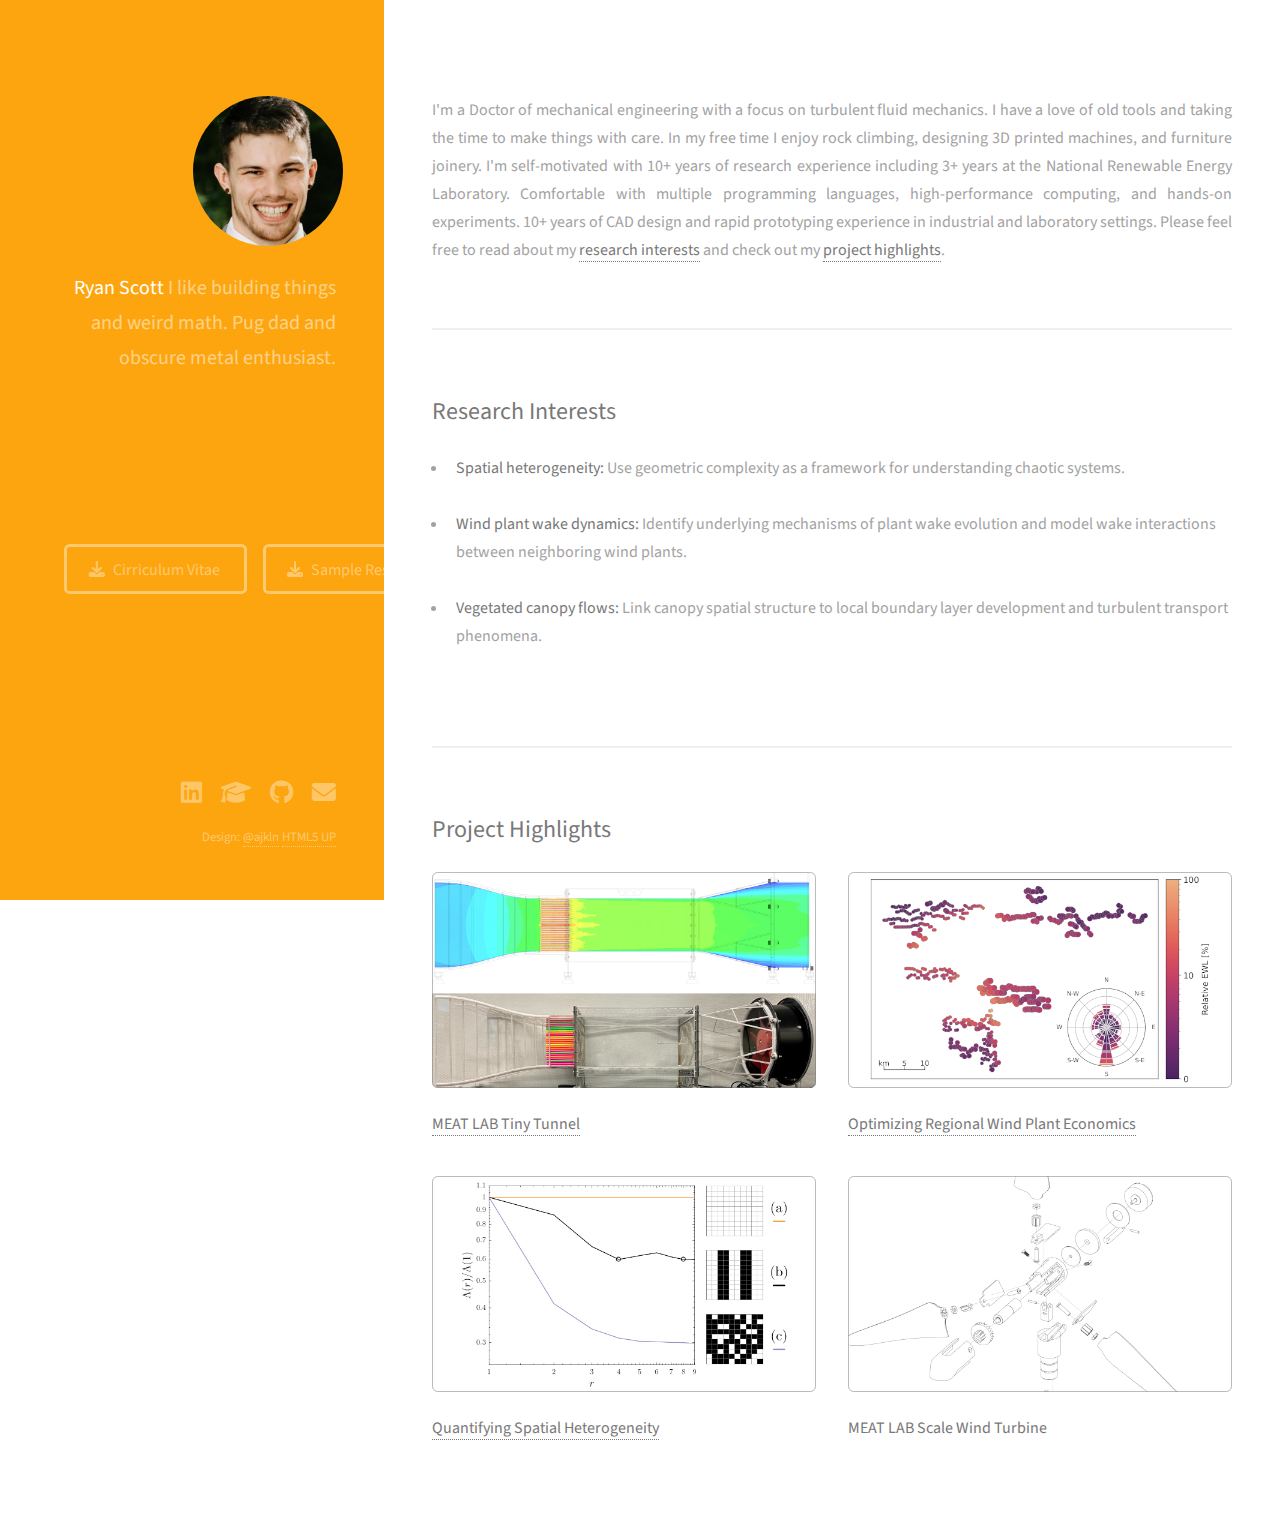
<file: index.html>
<!DOCTYPE HTML>
<!--
	Strata by HTML5 UP
	html5up.net | @ajlkn
	Free for personal and commercial use under the CCA 3.0 license (html5up.net/license)
-->
<html>
	<head>
		<title>Ryan Scott Portfolio</title>
		<meta charset="utf-8" />
		<meta name="viewport" content="width=device-width, initial-scale=1, user-scalable=no" />
		<link rel="stylesheet" href="assets/css/main.css" />
	</head>
	<body class="is-preload">

		<!-- Header -->
			<header id="header">
				<div class="inner">
					<a class="image avatar"><img src="images/avatar.jpg" alt="" /></a>
					<h1>
						<strong>Ryan Scott</strong> <br />
						I like building things and weird math.<br />
						Pug dad and obscure metal enthusiast.
					</h1>
				</div>
				<div class="inner">
					<article class="col-12 col-12-xsmall">
						<ul class="actions">
							<li><a href="Scott_Ryan_CV.pdf" download class="button icon solid fa-download">Cirriculum Vitae</a></li>
							<li><a href="Scott_Ryan_Resume.pdf" download class="button icon solid fa-download">Sample Resume</a></li>
						</ul>
					</article>
				</div>
			</header>

		<!-- Main -->
			<div id="main">

				<!-- One -->
					<section id="one">
						<p align="justify">
							I'm a Doctor of mechanical engineering with a focus on turbulent fluid mechanics.
							I have a love of old tools and taking the time to make things with care.
							In my free time I enjoy rock climbing, designing 3D printed machines, and furniture joinery.
							I'm self-motivated with 10+ years of research experience including 3+ years at the National Renewable Energy Laboratory.
							Comfortable with multiple programming languages, high-performance computing, and hands-on experiments.
							10+ years of CAD design and rapid prototyping experience in industrial and laboratory settings.
							Please feel free to read about my
							<a href="#research"><strong>research interests</strong></a> and check out my
							<a href="#two"><strong>project highlights</strong></a>.
						</p>
					</section>

					<section id="research">
						<h2>Research Interests</h2>
						<div class="row">
							<div class="col-12 col-12-xsmall">
								<ul>
									<li>
										<strong> Spatial heterogeneity:</strong> Use geometric complexity as a framework for understanding chaotic systems.
									</li>
									<br />
									<li>
										<strong>Wind plant wake dynamics:</strong> Identify underlying mechanisms of plant wake evolution and model wake interactions between neighboring wind plants.
									</li>
									<br />
									<li>
										<strong>Vegetated canopy flows:</strong> Link canopy spatial structure to local boundary layer development and turbulent transport phenomena.
									</li>
								</ul>
								<!-- <ul class="alt">
									<li>
										<strong> Spatial heterogeneity:</strong> Use geometric complexity as a framework for understanding chaotic systems.
									</li>
									<li>
										<strong>Wind plant wake dynamics:</strong> Identify underlying mechanisms of plant wake evolution and model wake interactions between neighboring wind plants.
									</li>
									<li>
										<strong>Vegetated canopy flows:</strong> Link canopy spatial structure to local boundary layer development and turbulent transport phenomena.
									</li>
								</ul> -->
						</div>
					</section>

				<!-- Two -->
				<section id="two">
					<h2>Project Highlights</h2>
					<div class="row">
						<article class="col-6 col-12-xsmall work-item">
							<a href="images/fulls/tunnel_full.jpg" class="image fit thumb"><img src="images/thumbs/tunnel_thumb.jpg" alt="" /></a>
							<h3><a href="https://pdxscholar.library.pdx.edu/open_access_etds/6642/">MEAT LAB Tiny Tunnel</a></h3>
							<p style="display: none">
								Custom wind tunnel design with hot wire gantry and high speed camera during data collection.
							</p>
						</article>
						<article class="col-6 col-12-xsmall work-item">
							<a href="images/fulls/multiplant_full.jpg" class="image fit thumb"><img src="images/thumbs/multiplant_thumb.jpg" alt="" /></a>
							<h3><a href="https://doi.org/10.1063/5.0207013">Optimizing Regional Wind Plant Economics</a></h3>
							<p style="display: none">
								Wind turbine bearing wear and rotor load optimization surfaces.
							</p>
						</article>
						<article class="col-6 col-12-xsmall work-item">
							<a href="images/fulls/lacunarity_full.jpg" class="image fit thumb"><img src="images/thumbs/lacunarity_thumb.jpg" alt="" /></a>
							<h3><a href="https://doi.org/10.1029/2021EA002180">Quantifying Spatial Heterogeneity</a></h3>
							<p style="display: none">
								Lacunarity curves for various heterogeneous systems.
							</p>
						</article>
						<article class="col-6 col-12-xsmall work-item">
							<a href="images/fulls/turbine_full.jpg" class="image fit thumb"><img src="images/thumbs/turbine_thumb.jpg" alt="" /></a>
							<h3>MEAT LAB Scale Wind Turbine</h3>
							<p style="display: none">
								Yaw, tilt, and pitch controlled experimental scale turbine design.
							</p>
						</article>
					</div>
				</section>
			</div>

		<!-- Footer -->
			<footer id="footer">
				<div class="inner">
					<ul class="icons">
						<li><a href="https://www.linkedin.com/in/ryan-scott-8bb4bb271" class="icon brands fa-linkedin"><span class="label">LinkedIn</span></a></li>
						<li><a href="https://scholar.google.com/citations?user=JLHHe7IAAAAJ" class="icon solid fa-graduation-cap"><span class="label">Scholar</span></a></li>
						<li><a href="https://github.com/scottryn" class="icon brands fa-github"><span class="label">Github</span></a></li>
						<li><a href="mailto:scottryn@gmail.com" class="icon solid fa-envelope"><span class="label">Email</span></a></li>
					</ul>
					<ul class="copyright">
						<li>Design: <a href="https://github.com/ajlkn">@ajkln</a> <a href="http://html5up.net">HTML5 UP</a></li>
					</ul>
				</div>
			</footer>

		<!-- Scripts -->
			<script src="assets/js/jquery.min.js"></script>
			<script src="assets/js/jquery.poptrox.min.js"></script>
			<script src="assets/js/browser.min.js"></script>
			<script src="assets/js/breakpoints.min.js"></script>
			<script src="assets/js/util.js"></script>
			<script src="assets/js/main.js"></script>

	</body>
</html>
</file>
<file: assets/css/main.css>
@import url("fontawesome-all.min.css");
@import url("https://fonts.googleapis.com/css?family=Source+Sans+Pro:400,400italic");

/*
	Strata by HTML5 UP
	html5up.net | @ajlkn
	Free for personal and commercial use under the CCA 3.0 license (html5up.net/license)
*/

html, body, div, span, applet, object,
iframe, h1, h2, h3, h4, h5, h6, p, blockquote,
pre, a, abbr, acronym, address, big, cite,
code, del, dfn, em, img, ins, kbd, q, s, samp,
small, strike, strong, sub, sup, tt, var, b,
u, i, center, dl, dt, dd, ol, ul, li, fieldset,
form, label, legend, table, caption, tbody,
tfoot, thead, tr, th, td, article, aside,
canvas, details, embed, figure, figcaption,
footer, header, hgroup, menu, nav, output, ruby,
section, summary, time, mark, audio, video {
	margin: 0;
	padding: 0;
	border: 0;
	font-size: 100%;
	font: inherit;
	vertical-align: baseline;}

article, aside, details, figcaption, figure,
footer, header, hgroup, menu, nav, section {
	display: block;}

body {
	line-height: 1;
}

ol, ul {
	list-style: none;
}

blockquote, q {
	quotes: none;
}

	blockquote:before, blockquote:after, q:before, q:after {
		content: '';
		content: none;
	}

table {
	border-collapse: collapse;
	border-spacing: 0;
}

body {
	-webkit-text-size-adjust: none;
}

mark {
	background-color: transparent;
	color: inherit;
}

input::-moz-focus-inner {
	border: 0;
	padding: 0;
}

input, select, textarea {
	-moz-appearance: none;
	-webkit-appearance: none;
	-ms-appearance: none;
	appearance: none;
}

/* Basic */

	html {
		box-sizing: border-box;
	}

	*, *:before, *:after {
		box-sizing: inherit;
	}

	body {
		background: #fff;
	}

		body.is-preload *, body.is-preload *:before, body.is-preload *:after {
			-moz-animation: none !important;
			-webkit-animation: none !important;
			-ms-animation: none !important;
			animation: none !important;
			-moz-transition: none !important;
			-webkit-transition: none !important;
			-ms-transition: none !important;
			transition: none !important;
		}

	body, input, select, textarea {
		color: #a2a2a2;
		font-family: "Source Sans Pro", Helvetica, sans-serif;
		font-size: 16pt;
		font-weight: 400;
		line-height: 1.75em;
	}

	a {
		-moz-transition: color 0.2s ease-in-out, border-color 0.2s ease-in-out;
		-webkit-transition: color 0.2s ease-in-out, border-color 0.2s ease-in-out;
		-ms-transition: color 0.2s ease-in-out, border-color 0.2s ease-in-out;
		transition: color 0.2s ease-in-out, border-color 0.2s ease-in-out;
		border-bottom: dotted 1px;
		/* color: #49bf9d; */
		color: #787878;
		text-decoration: none;
	}

		a:hover {
			border-bottom-color: transparent;
			/* color: #49bf9d !important; */
			color: #787878 !important;
			text-decoration: none;
		}

	strong, b {
		color: #787878;
		font-weight: 400;
	}

	em, i {
		font-style: italic;
	}

	p {
		margin: 0 0 2em 0;
	}

	h1, h2, h3, h4, h5, h6 {
		color: #787878;
		font-weight: 400;
		line-height: 1em;
		margin: 0 0 1em 0;
	}

		h1 a, h2 a, h3 a, h4 a, h5 a, h6 a {
			color: inherit;
			text-decoration: none;
		}

	h1 {
		font-size: 2em;
		line-height: 1.5em;
	}

	h2 {
		font-size: 1.5em;
		line-height: 1.5em;
	}

	h3 {
		font-size: 1.25em;
		line-height: 1.5em;
	}

	h4 {
		font-size: 1.1em;
		line-height: 1.5em;
	}

	h5 {
		font-size: 0.9em;
		line-height: 1.5em;
	}

	h6 {
		font-size: 0.7em;
		line-height: 1.5em;
	}

	sub {
		font-size: 0.8em;
		position: relative;
		top: 0.5em;
	}

	sup {
		font-size: 0.8em;
		position: relative;
		top: -0.5em;
	}

	hr {
		border: 0;
		border-bottom: solid 2px #efefef;
		margin: 2em 0;
	}

		hr.major {
			margin: 3em 0;
		}

	blockquote {
		border-left: solid 6px #efefef;
		font-style: italic;
		margin: 0 0 2em 0;
		padding: 0.5em 0 0.5em 1.5em;
	}

	code {
		background: #f7f7f7;
		border-radius: 0.35em;
		border: solid 2px #efefef;
		font-family: "Courier New", monospace;
		font-size: 0.9em;
		margin: 0 0.25em;
		padding: 0.25em 0.65em;
	}

	pre {
		-webkit-overflow-scrolling: touch;
		font-family: "Courier New", monospace;
		font-size: 0.9em;
		margin: 0 0 2em 0;
	}

		pre code {
			display: block;
			line-height: 1.75em;
			padding: 1em 1.5em;
			overflow-x: auto;
		}

	.align-left {
		text-align: left;
	}

	.align-center {
		text-align: center;
	}

	.align-right {
		text-align: right;
	}

/* Container */

	.container {
		margin: 0 auto;
		max-width: calc(100% - 4em);
		width: 100%;
	}

		.container.xsmall {
			width: 25%;
		}

		.container.small {
			width: 50%;
		}

		.container.medium {
			width: 75%;
		}

		.container.large {
			width: 125%;
		}

		.container.xlarge {
			width: 150%;
		}

		.container.max {
			width: 100%;
		}

		@media screen and (max-width: 980px) {

			.container {
				width: 100% !important;
				max-width: 100% !important;
			}

		}

		@media screen and (max-width: 480px) {

			.container {
				max-width: calc(100% - 3em);
			}

		}

/* Row */

	.row {
		display: flex;
		flex-wrap: wrap;
		box-sizing: border-box;
		align-items: stretch;
	}

		.row > * {
			box-sizing: border-box;
		}

		.row.gtr-uniform > * > :last-child {
			margin-bottom: 0;
		}

		.row.aln-left {
			justify-content: flex-start;
		}

		.row.aln-center {
			justify-content: center;
		}

		.row.aln-right {
			justify-content: flex-end;
		}

		.row.aln-top {
			align-items: flex-start;
		}

		.row.aln-middle {
			align-items: center;
		}

		.row.aln-bottom {
			align-items: flex-end;
		}

		.row > .imp {
			order: -1;
		}

		.row > .col-1 {
			width: 8.33333%;
		}

		.row > .off-1 {
			margin-left: 8.33333%;
		}

		.row > .col-2 {
			width: 16.66667%;
		}

		.row > .off-2 {
			margin-left: 16.66667%;
		}

		.row > .col-3 {
			width: 25%;
		}

		.row > .off-3 {
			margin-left: 25%;
		}

		.row > .col-4 {
			width: 33.33333%;
		}

		.row > .off-4 {
			margin-left: 33.33333%;
		}

		.row > .col-5 {
			width: 41.66667%;
		}

		.row > .off-5 {
			margin-left: 41.66667%;
		}

		.row > .col-6 {
			width: 50%;
		}

		.row > .off-6 {
			margin-left: 50%;
		}

		.row > .col-7 {
			width: 58.33333%;
		}

		.row > .off-7 {
			margin-left: 58.33333%;
		}

		.row > .col-8 {
			width: 66.66667%;
		}

		.row > .off-8 {
			margin-left: 66.66667%;
		}

		.row > .col-9 {
			width: 75%;
		}

		.row > .off-9 {
			margin-left: 75%;
		}

		.row > .col-10 {
			width: 83.33333%;
		}

		.row > .off-10 {
			margin-left: 83.33333%;
		}

		.row > .col-11 {
			width: 91.66667%;
		}

		.row > .off-11 {
			margin-left: 91.66667%;
		}

		.row > .col-12 {
			width: 100%;
		}

		.row > .off-12 {
			margin-left: 100%;
		}

		.row.gtr-0 {
			margin-top: 0;
			margin-left: 0em;
		}

			.row.gtr-0 > * {
				padding: 0 0 0 0em;
			}

			.row.gtr-0.gtr-uniform {
				margin-top: 0em;
			}

				.row.gtr-0.gtr-uniform > * {
					padding-top: 0em;
				}

		.row.gtr-25 {
			margin-top: 0;
			margin-left: -0.625em;
		}

			.row.gtr-25 > * {
				padding: 0 0 0 0.625em;
			}

			.row.gtr-25.gtr-uniform {
				margin-top: -0.625em;
			}

				.row.gtr-25.gtr-uniform > * {
					padding-top: 0.625em;
				}

		.row.gtr-50 {
			margin-top: 0;
			margin-left: -1.25em;
		}

			.row.gtr-50 > * {
				padding: 0 0 0 1.25em;
			}

			.row.gtr-50.gtr-uniform {
				margin-top: -1.25em;
			}

				.row.gtr-50.gtr-uniform > * {
					padding-top: 1.25em;
				}

		.row {
			margin-top: 0;
			margin-left: -2.5em;
		}

			.row > * {
				padding: 0 0 0 2.5em;
			}

			.row.gtr-uniform {
				margin-top: -2.5em;
			}

				.row.gtr-uniform > * {
					padding-top: 2.5em;
				}

		.row.gtr-150 {
			margin-top: 0;
			margin-left: -3.75em;
		}

			.row.gtr-150 > * {
				padding: 0 0 0 3.75em;
			}

			.row.gtr-150.gtr-uniform {
				margin-top: -3.75em;
			}

				.row.gtr-150.gtr-uniform > * {
					padding-top: 3.75em;
				}

		.row.gtr-200 {
			margin-top: 0;
			margin-left: -5em;
		}

			.row.gtr-200 > * {
				padding: 0 0 0 5em;
			}

			.row.gtr-200.gtr-uniform {
				margin-top: -5em;
			}

				.row.gtr-200.gtr-uniform > * {
					padding-top: 5em;
				}

		@media screen and (max-width: 1800px) {

			.row {
				display: flex;
				flex-wrap: wrap;
				box-sizing: border-box;
				align-items: stretch;
			}

				.row > * {
					box-sizing: border-box;
				}

				.row.gtr-uniform > * > :last-child {
					margin-bottom: 0;
				}

				.row.aln-left {
					justify-content: flex-start;
				}

				.row.aln-center {
					justify-content: center;
				}

				.row.aln-right {
					justify-content: flex-end;
				}

				.row.aln-top {
					align-items: flex-start;
				}

				.row.aln-middle {
					align-items: center;
				}

				.row.aln-bottom {
					align-items: flex-end;
				}

				.row > .imp-xlarge {
					order: -1;
				}

				.row > .col-1-xlarge {
					width: 8.33333%;
				}

				.row > .off-1-xlarge {
					margin-left: 8.33333%;
				}

				.row > .col-2-xlarge {
					width: 16.66667%;
				}

				.row > .off-2-xlarge {
					margin-left: 16.66667%;
				}

				.row > .col-3-xlarge {
					width: 25%;
				}

				.row > .off-3-xlarge {
					margin-left: 25%;
				}

				.row > .col-4-xlarge {
					width: 33.33333%;
				}

				.row > .off-4-xlarge {
					margin-left: 33.33333%;
				}

				.row > .col-5-xlarge {
					width: 41.66667%;
				}

				.row > .off-5-xlarge {
					margin-left: 41.66667%;
				}

				.row > .col-6-xlarge {
					width: 50%;
				}

				.row > .off-6-xlarge {
					margin-left: 50%;
				}

				.row > .col-7-xlarge {
					width: 58.33333%;
				}

				.row > .off-7-xlarge {
					margin-left: 58.33333%;
				}

				.row > .col-8-xlarge {
					width: 66.66667%;
				}

				.row > .off-8-xlarge {
					margin-left: 66.66667%;
				}

				.row > .col-9-xlarge {
					width: 75%;
				}

				.row > .off-9-xlarge {
					margin-left: 75%;
				}

				.row > .col-10-xlarge {
					width: 83.33333%;
				}

				.row > .off-10-xlarge {
					margin-left: 83.33333%;
				}

				.row > .col-11-xlarge {
					width: 91.66667%;
				}

				.row > .off-11-xlarge {
					margin-left: 91.66667%;
				}

				.row > .col-12-xlarge {
					width: 100%;
				}

				.row > .off-12-xlarge {
					margin-left: 100%;
				}

				.row.gtr-0 {
					margin-top: 0;
					margin-left: 0em;
				}

					.row.gtr-0 > * {
						padding: 0 0 0 0em;
					}

					.row.gtr-0.gtr-uniform {
						margin-top: 0em;
					}

						.row.gtr-0.gtr-uniform > * {
							padding-top: 0em;
						}

				.row.gtr-25 {
					margin-top: 0;
					margin-left: -0.625em;
				}

					.row.gtr-25 > * {
						padding: 0 0 0 0.625em;
					}

					.row.gtr-25.gtr-uniform {
						margin-top: -0.625em;
					}

						.row.gtr-25.gtr-uniform > * {
							padding-top: 0.625em;
						}

				.row.gtr-50 {
					margin-top: 0;
					margin-left: -1.25em;
				}

					.row.gtr-50 > * {
						padding: 0 0 0 1.25em;
					}

					.row.gtr-50.gtr-uniform {
						margin-top: -1.25em;
					}

						.row.gtr-50.gtr-uniform > * {
							padding-top: 1.25em;
						}

				.row {
					margin-top: 0;
					margin-left: -2.5em;
				}

					.row > * {
						padding: 0 0 0 2.5em;
					}

					.row.gtr-uniform {
						margin-top: -2.5em;
					}

						.row.gtr-uniform > * {
							padding-top: 2.5em;
						}

				.row.gtr-150 {
					margin-top: 0;
					margin-left: -3.75em;
				}

					.row.gtr-150 > * {
						padding: 0 0 0 3.75em;
					}

					.row.gtr-150.gtr-uniform {
						margin-top: -3.75em;
					}

						.row.gtr-150.gtr-uniform > * {
							padding-top: 3.75em;
						}

				.row.gtr-200 {
					margin-top: 0;
					margin-left: -5em;
				}

					.row.gtr-200 > * {
						padding: 0 0 0 5em;
					}

					.row.gtr-200.gtr-uniform {
						margin-top: -5em;
					}

						.row.gtr-200.gtr-uniform > * {
							padding-top: 5em;
						}

		}

		@media screen and (max-width: 1280px) {

			.row {
				display: flex;
				flex-wrap: wrap;
				box-sizing: border-box;
				align-items: stretch;
			}

				.row > * {
					box-sizing: border-box;
				}

				.row.gtr-uniform > * > :last-child {
					margin-bottom: 0;
				}

				.row.aln-left {
					justify-content: flex-start;
				}

				.row.aln-center {
					justify-content: center;
				}

				.row.aln-right {
					justify-content: flex-end;
				}

				.row.aln-top {
					align-items: flex-start;
				}

				.row.aln-middle {
					align-items: center;
				}

				.row.aln-bottom {
					align-items: flex-end;
				}

				.row > .imp-large {
					order: -1;
				}

				.row > .col-1-large {
					width: 8.33333%;
				}

				.row > .off-1-large {
					margin-left: 8.33333%;
				}

				.row > .col-2-large {
					width: 16.66667%;
				}

				.row > .off-2-large {
					margin-left: 16.66667%;
				}

				.row > .col-3-large {
					width: 25%;
				}

				.row > .off-3-large {
					margin-left: 25%;
				}

				.row > .col-4-large {
					width: 33.33333%;
				}

				.row > .off-4-large {
					margin-left: 33.33333%;
				}

				.row > .col-5-large {
					width: 41.66667%;
				}

				.row > .off-5-large {
					margin-left: 41.66667%;
				}

				.row > .col-6-large {
					width: 50%;
				}

				.row > .off-6-large {
					margin-left: 50%;
				}

				.row > .col-7-large {
					width: 58.33333%;
				}

				.row > .off-7-large {
					margin-left: 58.33333%;
				}

				.row > .col-8-large {
					width: 66.66667%;
				}

				.row > .off-8-large {
					margin-left: 66.66667%;
				}

				.row > .col-9-large {
					width: 75%;
				}

				.row > .off-9-large {
					margin-left: 75%;
				}

				.row > .col-10-large {
					width: 83.33333%;
				}

				.row > .off-10-large {
					margin-left: 83.33333%;
				}

				.row > .col-11-large {
					width: 91.66667%;
				}

				.row > .off-11-large {
					margin-left: 91.66667%;
				}

				.row > .col-12-large {
					width: 100%;
				}

				.row > .off-12-large {
					margin-left: 100%;
				}

				.row.gtr-0 {
					margin-top: 0;
					margin-left: 0em;
				}

					.row.gtr-0 > * {
						padding: 0 0 0 0em;
					}

					.row.gtr-0.gtr-uniform {
						margin-top: 0em;
					}

						.row.gtr-0.gtr-uniform > * {
							padding-top: 0em;
						}

				.row.gtr-25 {
					margin-top: 0;
					margin-left: -0.5em;
				}

					.row.gtr-25 > * {
						padding: 0 0 0 0.5em;
					}

					.row.gtr-25.gtr-uniform {
						margin-top: -0.5em;
					}

						.row.gtr-25.gtr-uniform > * {
							padding-top: 0.5em;
						}

				.row.gtr-50 {
					margin-top: 0;
					margin-left: -1em;
				}

					.row.gtr-50 > * {
						padding: 0 0 0 1em;
					}

					.row.gtr-50.gtr-uniform {
						margin-top: -1em;
					}

						.row.gtr-50.gtr-uniform > * {
							padding-top: 1em;
						}

				.row {
					margin-top: 0;
					margin-left: -2em;
				}

					.row > * {
						padding: 0 0 0 2em;
					}

					.row.gtr-uniform {
						margin-top: -2em;
					}

						.row.gtr-uniform > * {
							padding-top: 2em;
						}

				.row.gtr-150 {
					margin-top: 0;
					margin-left: -3em;
				}

					.row.gtr-150 > * {
						padding: 0 0 0 3em;
					}

					.row.gtr-150.gtr-uniform {
						margin-top: -3em;
					}

						.row.gtr-150.gtr-uniform > * {
							padding-top: 3em;
						}

				.row.gtr-200 {
					margin-top: 0;
					margin-left: -4em;
				}

					.row.gtr-200 > * {
						padding: 0 0 0 4em;
					}

					.row.gtr-200.gtr-uniform {
						margin-top: -4em;
					}

						.row.gtr-200.gtr-uniform > * {
							padding-top: 4em;
						}

		}

		@media screen and (max-width: 980px) {

			.row {
				display: flex;
				flex-wrap: wrap;
				box-sizing: border-box;
				align-items: stretch;
			}

				.row > * {
					box-sizing: border-box;
				}

				.row.gtr-uniform > * > :last-child {
					margin-bottom: 0;
				}

				.row.aln-left {
					justify-content: flex-start;
				}

				.row.aln-center {
					justify-content: center;
				}

				.row.aln-right {
					justify-content: flex-end;
				}

				.row.aln-top {
					align-items: flex-start;
				}

				.row.aln-middle {
					align-items: center;
				}

				.row.aln-bottom {
					align-items: flex-end;
				}

				.row > .imp-medium {
					order: -1;
				}

				.row > .col-1-medium {
					width: 8.33333%;
				}

				.row > .off-1-medium {
					margin-left: 8.33333%;
				}

				.row > .col-2-medium {
					width: 16.66667%;
				}

				.row > .off-2-medium {
					margin-left: 16.66667%;
				}

				.row > .col-3-medium {
					width: 25%;
				}

				.row > .off-3-medium {
					margin-left: 25%;
				}

				.row > .col-4-medium {
					width: 33.33333%;
				}

				.row > .off-4-medium {
					margin-left: 33.33333%;
				}

				.row > .col-5-medium {
					width: 41.66667%;
				}

				.row > .off-5-medium {
					margin-left: 41.66667%;
				}

				.row > .col-6-medium {
					width: 50%;
				}

				.row > .off-6-medium {
					margin-left: 50%;
				}

				.row > .col-7-medium {
					width: 58.33333%;
				}

				.row > .off-7-medium {
					margin-left: 58.33333%;
				}

				.row > .col-8-medium {
					width: 66.66667%;
				}

				.row > .off-8-medium {
					margin-left: 66.66667%;
				}

				.row > .col-9-medium {
					width: 75%;
				}

				.row > .off-9-medium {
					margin-left: 75%;
				}

				.row > .col-10-medium {
					width: 83.33333%;
				}

				.row > .off-10-medium {
					margin-left: 83.33333%;
				}

				.row > .col-11-medium {
					width: 91.66667%;
				}

				.row > .off-11-medium {
					margin-left: 91.66667%;
				}

				.row > .col-12-medium {
					width: 100%;
				}

				.row > .off-12-medium {
					margin-left: 100%;
				}

				.row.gtr-0 {
					margin-top: 0;
					margin-left: 0em;
				}

					.row.gtr-0 > * {
						padding: 0 0 0 0em;
					}

					.row.gtr-0.gtr-uniform {
						margin-top: 0em;
					}

						.row.gtr-0.gtr-uniform > * {
							padding-top: 0em;
						}

				.row.gtr-25 {
					margin-top: 0;
					margin-left: -0.5em;
				}

					.row.gtr-25 > * {
						padding: 0 0 0 0.5em;
					}

					.row.gtr-25.gtr-uniform {
						margin-top: -0.5em;
					}

						.row.gtr-25.gtr-uniform > * {
							padding-top: 0.5em;
						}

				.row.gtr-50 {
					margin-top: 0;
					margin-left: -1em;
				}

					.row.gtr-50 > * {
						padding: 0 0 0 1em;
					}

					.row.gtr-50.gtr-uniform {
						margin-top: -1em;
					}

						.row.gtr-50.gtr-uniform > * {
							padding-top: 1em;
						}

				.row {
					margin-top: 0;
					margin-left: -2em;
				}

					.row > * {
						padding: 0 0 0 2em;
					}

					.row.gtr-uniform {
						margin-top: -2em;
					}

						.row.gtr-uniform > * {
							padding-top: 2em;
						}

				.row.gtr-150 {
					margin-top: 0;
					margin-left: -3em;
				}

					.row.gtr-150 > * {
						padding: 0 0 0 3em;
					}

					.row.gtr-150.gtr-uniform {
						margin-top: -3em;
					}

						.row.gtr-150.gtr-uniform > * {
							padding-top: 3em;
						}

				.row.gtr-200 {
					margin-top: 0;
					margin-left: -4em;
				}

					.row.gtr-200 > * {
						padding: 0 0 0 4em;
					}

					.row.gtr-200.gtr-uniform {
						margin-top: -4em;
					}

						.row.gtr-200.gtr-uniform > * {
							padding-top: 4em;
						}

		}

		@media screen and (max-width: 736px) {

			.row {
				display: flex;
				flex-wrap: wrap;
				box-sizing: border-box;
				align-items: stretch;
			}

				.row > * {
					box-sizing: border-box;
				}

				.row.gtr-uniform > * > :last-child {
					margin-bottom: 0;
				}

				.row.aln-left {
					justify-content: flex-start;
				}

				.row.aln-center {
					justify-content: center;
				}

				.row.aln-right {
					justify-content: flex-end;
				}

				.row.aln-top {
					align-items: flex-start;
				}

				.row.aln-middle {
					align-items: center;
				}

				.row.aln-bottom {
					align-items: flex-end;
				}

				.row > .imp-small {
					order: -1;
				}

				.row > .col-1-small {
					width: 8.33333%;
				}

				.row > .off-1-small {
					margin-left: 8.33333%;
				}

				.row > .col-2-small {
					width: 16.66667%;
				}

				.row > .off-2-small {
					margin-left: 16.66667%;
				}

				.row > .col-3-small {
					width: 25%;
				}

				.row > .off-3-small {
					margin-left: 25%;
				}

				.row > .col-4-small {
					width: 33.33333%;
				}

				.row > .off-4-small {
					margin-left: 33.33333%;
				}

				.row > .col-5-small {
					width: 41.66667%;
				}

				.row > .off-5-small {
					margin-left: 41.66667%;
				}

				.row > .col-6-small {
					width: 50%;
				}

				.row > .off-6-small {
					margin-left: 50%;
				}

				.row > .col-7-small {
					width: 58.33333%;
				}

				.row > .off-7-small {
					margin-left: 58.33333%;
				}

				.row > .col-8-small {
					width: 66.66667%;
				}

				.row > .off-8-small {
					margin-left: 66.66667%;
				}

				.row > .col-9-small {
					width: 75%;
				}

				.row > .off-9-small {
					margin-left: 75%;
				}

				.row > .col-10-small {
					width: 83.33333%;
				}

				.row > .off-10-small {
					margin-left: 83.33333%;
				}

				.row > .col-11-small {
					width: 91.66667%;
				}

				.row > .off-11-small {
					margin-left: 91.66667%;
				}

				.row > .col-12-small {
					width: 100%;
				}

				.row > .off-12-small {
					margin-left: 100%;
				}

				.row.gtr-0 {
					margin-top: 0;
					margin-left: 0em;
				}

					.row.gtr-0 > * {
						padding: 0 0 0 0em;
					}

					.row.gtr-0.gtr-uniform {
						margin-top: 0em;
					}

						.row.gtr-0.gtr-uniform > * {
							padding-top: 0em;
						}

				.row.gtr-25 {
					margin-top: 0;
					margin-left: -0.375em;
				}

					.row.gtr-25 > * {
						padding: 0 0 0 0.375em;
					}

					.row.gtr-25.gtr-uniform {
						margin-top: -0.375em;
					}

						.row.gtr-25.gtr-uniform > * {
							padding-top: 0.375em;
						}

				.row.gtr-50 {
					margin-top: 0;
					margin-left: -0.75em;
				}

					.row.gtr-50 > * {
						padding: 0 0 0 0.75em;
					}

					.row.gtr-50.gtr-uniform {
						margin-top: -0.75em;
					}

						.row.gtr-50.gtr-uniform > * {
							padding-top: 0.75em;
						}

				.row {
					margin-top: 0;
					margin-left: -1.5em;
				}

					.row > * {
						padding: 0 0 0 1.5em;
					}

					.row.gtr-uniform {
						margin-top: -1.5em;
					}

						.row.gtr-uniform > * {
							padding-top: 1.5em;
						}

				.row.gtr-150 {
					margin-top: 0;
					margin-left: -2.25em;
				}

					.row.gtr-150 > * {
						padding: 0 0 0 2.25em;
					}

					.row.gtr-150.gtr-uniform {
						margin-top: -2.25em;
					}

						.row.gtr-150.gtr-uniform > * {
							padding-top: 2.25em;
						}

				.row.gtr-200 {
					margin-top: 0;
					margin-left: -3em;
				}

					.row.gtr-200 > * {
						padding: 0 0 0 3em;
					}

					.row.gtr-200.gtr-uniform {
						margin-top: -3em;
					}

						.row.gtr-200.gtr-uniform > * {
							padding-top: 3em;
						}

		}

		@media screen and (max-width: 480px) {

			.row {
				display: flex;
				flex-wrap: wrap;
				box-sizing: border-box;
				align-items: stretch;
			}

				.row > * {
					box-sizing: border-box;
				}

				.row.gtr-uniform > * > :last-child {
					margin-bottom: 0;
				}

				.row.aln-left {
					justify-content: flex-start;
				}

				.row.aln-center {
					justify-content: center;
				}

				.row.aln-right {
					justify-content: flex-end;
				}

				.row.aln-top {
					align-items: flex-start;
				}

				.row.aln-middle {
					align-items: center;
				}

				.row.aln-bottom {
					align-items: flex-end;
				}

				.row > .imp-xsmall {
					order: -1;
				}

				.row > .col-1-xsmall {
					width: 8.33333%;
				}

				.row > .off-1-xsmall {
					margin-left: 8.33333%;
				}

				.row > .col-2-xsmall {
					width: 16.66667%;
				}

				.row > .off-2-xsmall {
					margin-left: 16.66667%;
				}

				.row > .col-3-xsmall {
					width: 25%;
				}

				.row > .off-3-xsmall {
					margin-left: 25%;
				}

				.row > .col-4-xsmall {
					width: 33.33333%;
				}

				.row > .off-4-xsmall {
					margin-left: 33.33333%;
				}

				.row > .col-5-xsmall {
					width: 41.66667%;
				}

				.row > .off-5-xsmall {
					margin-left: 41.66667%;
				}

				.row > .col-6-xsmall {
					width: 50%;
				}

				.row > .off-6-xsmall {
					margin-left: 50%;
				}

				.row > .col-7-xsmall {
					width: 58.33333%;
				}

				.row > .off-7-xsmall {
					margin-left: 58.33333%;
				}

				.row > .col-8-xsmall {
					width: 66.66667%;
				}

				.row > .off-8-xsmall {
					margin-left: 66.66667%;
				}

				.row > .col-9-xsmall {
					width: 75%;
				}

				.row > .off-9-xsmall {
					margin-left: 75%;
				}

				.row > .col-10-xsmall {
					width: 83.33333%;
				}

				.row > .off-10-xsmall {
					margin-left: 83.33333%;
				}

				.row > .col-11-xsmall {
					width: 91.66667%;
				}

				.row > .off-11-xsmall {
					margin-left: 91.66667%;
				}

				.row > .col-12-xsmall {
					width: 100%;
				}

				.row > .off-12-xsmall {
					margin-left: 100%;
				}

				.row.gtr-0 {
					margin-top: 0;
					margin-left: 0em;
				}

					.row.gtr-0 > * {
						padding: 0 0 0 0em;
					}

					.row.gtr-0.gtr-uniform {
						margin-top: 0em;
					}

						.row.gtr-0.gtr-uniform > * {
							padding-top: 0em;
						}

				.row.gtr-25 {
					margin-top: 0;
					margin-left: -0.375em;
				}

					.row.gtr-25 > * {
						padding: 0 0 0 0.375em;
					}

					.row.gtr-25.gtr-uniform {
						margin-top: -0.375em;
					}

						.row.gtr-25.gtr-uniform > * {
							padding-top: 0.375em;
						}

				.row.gtr-50 {
					margin-top: 0;
					margin-left: -0.75em;
				}

					.row.gtr-50 > * {
						padding: 0 0 0 0.75em;
					}

					.row.gtr-50.gtr-uniform {
						margin-top: -0.75em;
					}

						.row.gtr-50.gtr-uniform > * {
							padding-top: 0.75em;
						}

				.row {
					margin-top: 0;
					margin-left: -1.5em;
				}

					.row > * {
						padding: 0 0 0 1.5em;
					}

					.row.gtr-uniform {
						margin-top: -1.5em;
					}

						.row.gtr-uniform > * {
							padding-top: 1.5em;
						}

				.row.gtr-150 {
					margin-top: 0;
					margin-left: -2.25em;
				}

					.row.gtr-150 > * {
						padding: 0 0 0 2.25em;
					}

					.row.gtr-150.gtr-uniform {
						margin-top: -2.25em;
					}

						.row.gtr-150.gtr-uniform > * {
							padding-top: 2.25em;
						}

				.row.gtr-200 {
					margin-top: 0;
					margin-left: -3em;
				}

					.row.gtr-200 > * {
						padding: 0 0 0 3em;
					}

					.row.gtr-200.gtr-uniform {
						margin-top: -3em;
					}

						.row.gtr-200.gtr-uniform > * {
							padding-top: 3em;
						}

		}

/* Section/Article */

	section.special, article.special {
		text-align: center;
	}

	header p {
		color: #b2b2b2;
		position: relative;
		margin: 0 0 1.5em 0;
	}

	header h2 + p {
		font-size: 1.25em;
		margin-top: -1em;
		line-height: 1.5em;
	}

	header h3 + p {
		font-size: 1.1em;
		margin-top: -0.8em;
		line-height: 1.5em;
	}

	header h4 + p,
	header h5 + p,
	header h6 + p {
		font-size: 0.9em;
		margin-top: -0.6em;
		line-height: 1.5em;
	}

	header.major h2 {
		font-size: 2em;
	}

/* Form */

	form {
		margin: 0 0 2em 0;
	}

	label {
		color: #787878;
		display: block;
		font-size: 0.9em;
		font-weight: 400;
		margin: 0 0 1em 0;
	}

	input[type="text"],
	input[type="password"],
	input[type="email"],
	select,
	textarea {
		-moz-appearance: none;
		-webkit-appearance: none;
		-ms-appearance: none;
		appearance: none;
		background: #f7f7f7;
		border-radius: 0.35em;
		border: solid 2px transparent;
		color: inherit;
		display: block;
		outline: 0;
		padding: 0 0.75em;
		text-decoration: none;
		width: 100%;
	}

		input[type="text"]:invalid,
		input[type="password"]:invalid,
		input[type="email"]:invalid,
		select:invalid,
		textarea:invalid {
			box-shadow: none;
		}

		input[type="text"]:focus,
		input[type="password"]:focus,
		input[type="email"]:focus,
		select:focus,
		textarea:focus {
			border-color: #49bf9d;
		}

	select {
		background-image: url("data:image/svg+xml;charset=utf8,%3Csvg xmlns='http://www.w3.org/2000/svg' width='40' height='40' preserveAspectRatio='none' viewBox='0 0 40 40'%3E%3Cpath d='M9.4,12.3l10.4,10.4l10.4-10.4c0.2-0.2,0.5-0.4,0.9-0.4c0.3,0,0.6,0.1,0.9,0.4l3.3,3.3c0.2,0.2,0.4,0.5,0.4,0.9 c0,0.4-0.1,0.6-0.4,0.9L20.7,31.9c-0.2,0.2-0.5,0.4-0.9,0.4c-0.3,0-0.6-0.1-0.9-0.4L4.3,17.3c-0.2-0.2-0.4-0.5-0.4-0.9 c0-0.4,0.1-0.6,0.4-0.9l3.3-3.3c0.2-0.2,0.5-0.4,0.9-0.4S9.1,12.1,9.4,12.3z' fill='%23dfdfdf' /%3E%3C/svg%3E");
		background-size: 1.25rem;
		background-repeat: no-repeat;
		background-position: calc(100% - 1rem) center;
		height: 2.75em;
		padding-right: 2.75em;
		text-overflow: ellipsis;
	}

		select option {
			color: #787878;
			background: #fff;
		}

		select:focus::-ms-value {
			background-color: transparent;
		}

		select::-ms-expand {
			display: none;
		}

	input[type="text"],
	input[type="password"],
	input[type="email"],
	select {
		height: 2.75em;
	}

	textarea {
		padding: 0.75em;
	}

	input[type="checkbox"],
	input[type="radio"] {
		-moz-appearance: none;
		-webkit-appearance: none;
		-ms-appearance: none;
		appearance: none;
		display: block;
		float: left;
		margin-right: -2em;
		opacity: 0;
		width: 1em;
		z-index: -1;
	}

		input[type="checkbox"] + label,
		input[type="radio"] + label {
			text-decoration: none;
			color: #a2a2a2;
			cursor: pointer;
			display: inline-block;
			font-size: 1em;
			font-weight: 400;
			padding-left: 2.4em;
			padding-right: 0.75em;
			position: relative;
		}

			input[type="checkbox"] + label:before,
			input[type="radio"] + label:before {
				-moz-osx-font-smoothing: grayscale;
				-webkit-font-smoothing: antialiased;
				display: inline-block;
				font-style: normal;
				font-variant: normal;
				text-rendering: auto;
				line-height: 1;
				text-transform: none !important;
				font-family: 'Font Awesome 5 Free';
				font-weight: 900;
			}

			input[type="checkbox"] + label:before,
			input[type="radio"] + label:before {
				background: #f7f7f7;
				border-radius: 0.35em;
				border: solid 2px transparent;
				content: '';
				display: inline-block;
				font-size: 0.8em;
				height: 2.0625em;
				left: 0;
				line-height: 1.85625em;
				position: absolute;
				text-align: center;
				top: 0;
				width: 2.0625em;
			}

		input[type="checkbox"]:checked + label:before,
		input[type="radio"]:checked + label:before {
			background: #787878;
			border-color: #787878;
			color: #fff;
			content: '\f00c';
		}

		input[type="checkbox"]:focus + label:before,
		input[type="radio"]:focus + label:before {
			border-color: #49bf9d;
		}

	input[type="checkbox"] + label:before {
		border-radius: 0.35em;
	}

	input[type="radio"] + label:before {
		border-radius: 100%;
	}

	::-webkit-input-placeholder {
		color: #b2b2b2 !important;
		opacity: 1.0;
	}

	:-moz-placeholder {
		color: #b2b2b2 !important;
		opacity: 1.0;
	}

	::-moz-placeholder {
		color: #b2b2b2 !important;
		opacity: 1.0;
	}

	:-ms-input-placeholder {
		color: #b2b2b2 !important;
		opacity: 1.0;
	}

/* Box */

	.box {
		border-radius: 0.35em;
		border: solid 2px #efefef;
		margin-bottom: 2em;
		padding: 1.5em;
	}

		.box > :last-child,
		.box > :last-child > :last-child,
		.box > :last-child > :last-child > :last-child {
			margin-bottom: 0;
		}

		.box.alt {
			border: 0;
			border-radius: 0;
			padding: 0;
		}

/* Icon */

	.icon {
		text-decoration: none;
		border-bottom: none;
		position: relative;
	}

		.icon:before {
			-moz-osx-font-smoothing: grayscale;
			-webkit-font-smoothing: antialiased;
			display: inline-block;
			font-style: normal;
			font-variant: normal;
			text-rendering: auto;
			line-height: 1;
			text-transform: none !important;
			font-family: 'Font Awesome 5 Free';
			font-weight: 400;
		}

		.icon > .label {
			display: none;
		}

		.icon:before {
			line-height: inherit;
		}

		.icon.solid:before {
			font-weight: 900;
		}

		.icon.brands:before {
			font-family: 'Font Awesome 5 Brands';
		}

/* Image */

	.image {
		border-radius: 0.35em;
		border: 0;
		display: inline-block;
		position: relative;
	}

		.image:before {
			-moz-transition: opacity 0.2s ease-in-out;
			-webkit-transition: opacity 0.2s ease-in-out;
			-ms-transition: opacity 0.2s ease-in-out;
			transition: opacity 0.2s ease-in-out;
			/* background: url("images/overlay.png"); */
			border: 0.1px;
			border-style: solid;
			border-radius: 0.35em;
			content: '';
			display: block;
			height: 100%;
			left: 0;
			opacity: 0.5;
			position: absolute;
			top: 0;
			width: 100%;
		}

		.image.thumb {
			text-align: center;
		}

			.image.thumb:after {
				-moz-transition: opacity 0.2s ease-in-out;
				-webkit-transition: opacity 0.2s ease-in-out;
				-ms-transition: opacity 0.2s ease-in-out;
				transition: opacity 0.2s ease-in-out;
				border-radius: 0.35em;
				border: solid 3px rgba(255, 255, 255, 0.5);
				color: #fff;
				content: 'View';
				display: inline-block;
				font-size: 0.8em;
				font-weight: 400;
				left: 50%;
				line-height: 2.25em;
				margin: -1.25em 0 0 -3em;
				opacity: 0;
				padding: 0 1.5em;
				position: absolute;
				text-align: center;
				text-decoration: none;
				top: 50%;
				white-space: nowrap;
			}

			.image.thumb:hover:after {
				opacity: 1.0;
			}

			.image.thumb:hover:before {
				/* background: url("images/overlay.png"), url("images/overlay.png"); */
				background-color: #FDA50F;
				opacity: 0.75;
			}

		.image img {
			border-radius: 0.35em;
			display: block;
		}

		.image.left {
			float: left;
			margin: 0 1.5em 1em 0;
			top: 0.25em;
		}

		.image.right {
			float: right;
			margin: 0 0 1em 1.5em;
			top: 0.25em;
		}

		.image.left, .image.right {
			max-width: 40%;
		}

			.image.left img, .image.right img {
				width: 100%;
			}

		.image.fit {
			display: block;
			margin: 0 0 2em 0;
			width: 100%;
		}

			.image.fit img {
				width: 100%;
			}

		.image.avatar {
			border-radius: 100%;
		}

			.image.avatar:before {
				display: none;
			}

			.image.avatar img {
				border-radius: 100%;
				width: 150%;
			}

/* List */

	ol {
		list-style: decimal;
		margin: 0 0 2em 0;
		padding-left: 1.25em;
	}

		ol li {
			padding-left: 0.25em;
		}

	ul {
		list-style: disc;
		margin: 0 0 2em 0;
		padding-left: 1em;
	}

		ul li {
			padding-left: 0.5em;
		}

		ul.alt {
			list-style: none;
			padding-left: 0;
		}

			ul.alt li {
				border-top: solid 2px #efefef;
				padding: 0.5em 0;
			}

				ul.alt li:first-child {
					border-top: 0;
					padding-top: 0;
				}

	dl {
		margin: 0 0 2em 0;
	}

/* Icons */

	ul.icons {
		cursor: default;
		list-style: none;
		padding-left: 0;
	}

		ul.icons li {
			display: inline-block;
			padding: 0 1em 0 0;
		}

			ul.icons li:last-child {
				padding-right: 0;
			}

			ul.icons li .icon:before {
				font-size: 1.5em;
			}

/* Labeled Icons */

	ul.labeled-icons {
		list-style: none;
		padding: 0;
	}

		ul.labeled-icons li {
			line-height: 1.75em;
			margin: 1.5em 0 0 0;
			padding-left: 2.25em;
			position: relative;
		}

			ul.labeled-icons li:first-child {
				margin-top: 0;
			}

			ul.labeled-icons li a {
				color: inherit;
			}

			ul.labeled-icons li h3 {
				color: #b2b2b2;
				left: 0;
				position: absolute;
				text-align: center;
				top: 0;
				width: 1em;
			}

/* Actions */

	ul.actions {
		display: -moz-flex;
		display: -webkit-flex;
		display: -ms-flex;
		display: flex;
		cursor: default;
		list-style: none;
		margin-left: -1em;
		padding-left: 0;
		margin: auto;
	}

		ul.actions li {
			padding: 0 0 0 1em;
			vertical-align: middle;
		}

		ul.actions.special {
			-moz-justify-content: center;
			-webkit-justify-content: center;
			-ms-justify-content: center;
			justify-content: center;
			width: 100%;
			margin-left: 0;
		}

			ul.actions.special li:first-child {
				padding-left: 0;
			}

		ul.actions.stacked {
			-moz-flex-direction: column;
			-webkit-flex-direction: column;
			-ms-flex-direction: column;
			flex-direction: column;
			margin-left: 0;
		}

			ul.actions.stacked li {
				padding: 1.3em 0 0 0;
			}

				ul.actions.stacked li:first-child {
					padding-top: 0;
				}

		ul.actions.fit {
			width: calc(100% + 1em);
		}

			ul.actions.fit li {
				-moz-flex-grow: 1;
				-webkit-flex-grow: 1;
				-ms-flex-grow: 1;
				flex-grow: 1;
				-moz-flex-shrink: 1;
				-webkit-flex-shrink: 1;
				-ms-flex-shrink: 1;
				flex-shrink: 1;
				width: 100%;
			}

				ul.actions.fit li > * {
					width: 100%;
				}

			ul.actions.fit.stacked {
				width: 100%;
			}

		@media screen and (max-width: 480px) {

			ul.actions:not(.fixed) {
				-moz-flex-direction: column;
				-webkit-flex-direction: column;
				-ms-flex-direction: column;
				flex-direction: column;
				margin-left: 0;
				width: 100% !important;
			}

				ul.actions:not(.fixed) li {
					-moz-flex-grow: 1;
					-webkit-flex-grow: 1;
					-ms-flex-grow: 1;
					flex-grow: 1;
					-moz-flex-shrink: 1;
					-webkit-flex-shrink: 1;
					-ms-flex-shrink: 1;
					flex-shrink: 1;
					padding: 1em 0 0 0;
					text-align: center;
					width: 100%;
				}

					ul.actions:not(.fixed) li > * {
						width: 100%;
					}

					ul.actions:not(.fixed) li:first-child {
						padding-top: 0;
					}

					ul.actions:not(.fixed) li input[type="submit"],
					ul.actions:not(.fixed) li input[type="reset"],
					ul.actions:not(.fixed) li input[type="button"],
					ul.actions:not(.fixed) li button,
					ul.actions:not(.fixed) li .button {
						width: 100%;
					}

						ul.actions:not(.fixed) li input[type="submit"].icon:before,
						ul.actions:not(.fixed) li input[type="reset"].icon:before,
						ul.actions:not(.fixed) li input[type="button"].icon:before,
						ul.actions:not(.fixed) li button.icon:before,
						ul.actions:not(.fixed) li .button.icon:before {
							margin-left: -0.5em;
						}

		}

/* Table */

	.table-wrapper {
		-webkit-overflow-scrolling: touch;
		overflow-x: auto;
	}

	table {
		margin: 0 0 2em 0;
		width: 100%;
	}

		table tbody tr {
			border: solid 1px #efefef;
			border-left: 0;
			border-right: 0;
		}

			table tbody tr:nth-child(2n + 1) {
				background-color: #f7f7f7;
			}

		table td {
			padding: 0.75em 0.75em;
		}

		table th {
			color: #787878;
			font-size: 0.9em;
			font-weight: 400;
			padding: 0 0.75em 0.75em 0.75em;
			text-align: left;
		}

		table thead {
			border-bottom: solid 2px #efefef;
		}

		table tfoot {
			border-top: solid 2px #efefef;
		}

		table.alt {
			border-collapse: separate;
		}

			table.alt tbody tr td {
				border: solid 2px #efefef;
				border-left-width: 0;
				border-top-width: 0;
			}

				table.alt tbody tr td:first-child {
					border-left-width: 2px;
				}

			table.alt tbody tr:first-child td {
				border-top-width: 2px;
			}

			table.alt thead {
				border-bottom: 0;
			}

			table.alt tfoot {
				border-top: 0;
			}

/* Button */

	input[type="submit"],
	input[type="reset"],
	input[type="button"],
	.button {
		-moz-appearance: none;
		-webkit-appearance: none;
		-ms-appearance: none;
		appearance: none;
		-moz-transition: background-color 0.2s ease-in-out, color 0.2s ease-in-out, border-color 0.2s ease-in-out;
		-webkit-transition: background-color 0.2s ease-in-out, color 0.2s ease-in-out, border-color 0.2s ease-in-out;
		-ms-transition: background-color 0.2s ease-in-out, color 0.2s ease-in-out, border-color 0.2s ease-in-out;
		transition: background-color 0.2s ease-in-out, color 0.2s ease-in-out, border-color 0.2s ease-in-out;
		background-color: transparent;
		border-radius: 0.35em;
		border: solid 3px rgba(255, 255, 255, 0.4);
		color: rgba(255, 255, 255, 0.4)!important;
		cursor: pointer;
		display: inline-block;
		font-weight: 400;
		height: 3.15em;
		height: calc(2.75em + 6px);
		line-height: 2.75em;
		min-width: 10em;
		padding: 0 1.5em;
		text-align: center;
		text-decoration: none;
		white-space: nowrap;
	}

		input[type="submit"]:hover,
		input[type="reset"]:hover,
		input[type="button"]:hover,
		.button:hover {
			border-color: #787878;
			color: #787878 !important;
		}

		input[type="submit"]:active,
		input[type="reset"]:active,
		input[type="button"]:active,
		.button:active {
			background-color: rgba(73, 191, 157, 0.1);
			border-color: #787878;
			color: #787878 !important;
		}

		input[type="submit"].icon,
		input[type="reset"].icon,
		input[type="button"].icon,
		.button.icon {
			padding-left: 1.35em;
		}

			input[type="submit"].icon:before,
			input[type="reset"].icon:before,
			input[type="button"].icon:before,
			.button.icon:before {
				margin-right: 0.5em;
			}

		input[type="submit"].fit,
		input[type="reset"].fit,
		input[type="button"].fit,
		.button.fit {
			min-width: 0;
			width: 100%;
		}

		input[type="submit"].small,
		input[type="reset"].small,
		input[type="button"].small,
		.button.small {
			font-size: 0.8em;
		}

		input[type="submit"].large,
		input[type="reset"].large,
		input[type="button"].large,
		.button.large {
			font-size: 1.35em;
		}

		input[type="submit"].primary,
		input[type="reset"].primary,
		input[type="button"].primary,
		.button.primary {
			background-color: #787878;
			border-color: #787878;
			color: #ffffff !important;
		}

			input[type="submit"].primary:hover,
			input[type="reset"].primary:hover,
			input[type="button"].primary:hover,
			.button.primary:hover {
				background-color: #787878;
				border-color: #787878;
			}

			input[type="submit"].primary:active,
			input[type="reset"].primary:active,
			input[type="button"].primary:active,
			.button.primary:active {
				background-color: #787878;
				border-color: #787878;
			}

		input[type="submit"].disabled, input[type="submit"]:disabled,
		input[type="reset"].disabled,
		input[type="reset"]:disabled,
		input[type="button"].disabled,
		input[type="button"]:disabled,
		.button.disabled,
		.button:disabled {
			background-color: #e7e7e7 !important;
			border-color: #e7e7e7 !important;
			color: #b2b2b2 !important;
			cursor: default;
		}

/* Work Item */

	.work-item {
		margin: 0 0 2em 0;
	}

		.work-item .image {
			margin: 0 0 1.5em 0;
		}

		.work-item h3 {
			font-size: 1em;
			margin: 0 0 0.5em 0;
		}

		.work-item p {
			font-size: 0.8em;
			line-height: 1.5em;
			margin: 0;
		}

/* Header */

	#header {
		display: -moz-flex;
		display: -webkit-flex;
		display: -ms-flex;
		display: flex;
		-moz-flex-direction: column;
		-webkit-flex-direction: column;
		-ms-flex-direction: column;
		flex-direction: column;
		-moz-align-items: -moz-flex-end;
		-webkit-align-items: -webkit-flex-end;
		-ms-align-items: -ms-flex-end;
		align-items: flex-end;
		-moz-justify-content: space-between;
		-webkit-justify-content: space-between;
		-ms-justify-content: space-between;
		justify-content: space-between;
		/* background-color: #1f1815; */
		background-color: #FDA50F;
		background-attachment: scroll,								scroll;
		/* background-image: url("images/overlay.png"), url("../../images/bg.jpg"); */
		background-position: top left,							top left;
		background-repeat: repeat,								no-repeat;
		background-size: auto,								150%;
		color: rgba(255, 255, 255, 0.5);
		height: 100%;
		left: 0;
		padding: 8em 4em;
		position: fixed;
		text-align: right;
		top: 0;
		width: 35%;
	}

		#header > * {
			-moz-flex-shrink: 0;
			-webkit-flex-shrink: 0;
			-ms-flex-shrink: 0;
			flex-shrink: 0;
			width: 100%;
		}

		#header > .inner {
			-moz-flex-grow: 1;
			-webkit-flex-grow: 1;
			-ms-flex-grow: 1;
			flex-grow: 1;
			margin: 0 0 2em 0;
		}

		#header strong, #header b {
			color: #ffffff;
		}

		#header h2, #header h3, #header h4, #header h5, #header h6 {
			color: #ffffff;
		}

		#header h1 {
			color: rgba(255, 255, 255, 0.5);
			font-size: 1.35em;
			line-height: 1.75em;
			margin: 0;
		}

		#header .image.avatar {
			margin: 0 15% 1em 0;
			width: 6.25em;
		}

/* Footer */

	#footer .icons {
		margin: 1em 0 0 0;
	}

		#footer .icons a {
			color: rgba(255, 255, 255, 0.4);
		}

	#footer .copyright {
		color: rgba(255, 255, 255, 0.4);
		font-size: 0.8em;
		list-style: none;
		margin: 1em 0 0 0;
		padding: 0;
	}

		#footer .copyright li {
			border-left: solid 1px rgba(255, 255, 255, 0.25);
			display: inline-block;
			line-height: 1em;
			margin-left: 0.75em;
			padding-left: 0.75em;
		}

			#footer .copyright li:first-child {
				border-left: 0;
				margin-left: 0;
				padding-left: 0;
			}

			#footer .copyright li a {
				color: inherit;
			}

/* Main */

	#main {
		margin-left: 35%;
		max-width: 54em;
		padding: 8em 4em 4em 4em;
		width: calc(100% - 35%);
	}

		#main > section {
			border-top: solid 2px #efefef;
			margin: 4em 0 0 0;
			padding: 4em 0 0 0;
		}

			#main > section:first-child {
				border-top: 0;
				margin-top: 0;
				padding-top: 0;
			}

/* Poptrox */

	@-moz-keyframes spin {
		0% {
			-moz-transform: rotate(0deg);
			-webkit-transform: rotate(0deg);
			-ms-transform: rotate(0deg);
			transform: rotate(0deg);
		}

		100% {
			-moz-transform: rotate(360deg);
			-webkit-transform: rotate(360deg);
			-ms-transform: rotate(360deg);
			transform: rotate(360deg);
		}
	}

	@-webkit-keyframes spin {
		0% {
			-moz-transform: rotate(0deg);
			-webkit-transform: rotate(0deg);
			-ms-transform: rotate(0deg);
			transform: rotate(0deg);
		}

		100% {
			-moz-transform: rotate(360deg);
			-webkit-transform: rotate(360deg);
			-ms-transform: rotate(360deg);
			transform: rotate(360deg);
		}
	}

	@-ms-keyframes spin {
		0% {
			-moz-transform: rotate(0deg);
			-webkit-transform: rotate(0deg);
			-ms-transform: rotate(0deg);
			transform: rotate(0deg);
		}

		100% {
			-moz-transform: rotate(360deg);
			-webkit-transform: rotate(360deg);
			-ms-transform: rotate(360deg);
			transform: rotate(360deg);
		}
	}

	@keyframes spin {
		0% {
			-moz-transform: rotate(0deg);
			-webkit-transform: rotate(0deg);
			-ms-transform: rotate(0deg);
			transform: rotate(0deg);
		}

		100% {
			-moz-transform: rotate(360deg);
			-webkit-transform: rotate(360deg);
			-ms-transform: rotate(360deg);
			transform: rotate(360deg);
		}
	}

	.poptrox-popup {
		-moz-box-sizing: content-box;
		-webkit-box-sizing: content-box;
		-ms-box-sizing: content-box;
		box-sizing: content-box;
		-webkit-tap-highlight-color: rgba(255, 255, 255, 0);
		background: #fff;
		border-radius: 0.35em;
		box-shadow: 0 0.1em 0.15em 0 rgba(0, 0, 0, 0.15);
		overflow: hidden;
		padding-bottom: 3em;
	}

		.poptrox-popup .loader {
			text-decoration: none;
			-moz-animation: spin 1s linear infinite;
			-webkit-animation: spin 1s linear infinite;
			-ms-animation: spin 1s linear infinite;
			animation: spin 1s linear infinite;
			font-size: 1.5em;
			height: 1em;
			left: 50%;
			line-height: 1em;
			margin: -0.5em 0 0 -0.5em;
			position: absolute;
			top: 50%;
			width: 1em;
		}

			.poptrox-popup .loader:before {
				-moz-osx-font-smoothing: grayscale;
				-webkit-font-smoothing: antialiased;
				display: inline-block;
				font-style: normal;
				font-variant: normal;
				text-rendering: auto;
				line-height: 1;
				text-transform: none !important;
				font-family: 'Font Awesome 5 Free';
				font-weight: 900;
			}

			.poptrox-popup .loader:before {
				content: '\f1ce';
			}

		.poptrox-popup .caption {
			background: #fff;
			/* bottom: 0; */
			cursor: default;
			font-size: 0.9em;
			/* height: 3em; */
			left: 0;
			/* line-height: 2.8em; */
			position: absolute;
			text-align: justify;
			width: 98%;
			z-index: 1;
			padding-left: 1%;
		}

		.poptrox-popup .nav-next,
		.poptrox-popup .nav-previous {
			text-decoration: none;
			-moz-transition: opacity 0.2s ease-in-out;
			-webkit-transition: opacity 0.2s ease-in-out;
			-ms-transition: opacity 0.2s ease-in-out;
			transition: opacity 0.2s ease-in-out;
			-webkit-tap-highlight-color: rgba(255, 255, 255, 0);
			background: rgba(0, 0, 0, 0.01);
			cursor: pointer;
			height: 100%;
			opacity: 0;
			position: absolute;
			top: 0;
			width: 50%;
		}

			.poptrox-popup .nav-next:before,
			.poptrox-popup .nav-previous:before {
				-moz-osx-font-smoothing: grayscale;
				-webkit-font-smoothing: antialiased;
				display: inline-block;
				font-style: normal;
				font-variant: normal;
				text-rendering: auto;
				line-height: 1;
				text-transform: none !important;
				font-family: 'Font Awesome 5 Free';
				font-weight: 900;
			}

			.poptrox-popup .nav-next:before,
			.poptrox-popup .nav-previous:before {
				color: #787878;
				font-size: 2.5em;
				height: 1em;
				line-height: 1em;
				margin-top: -0.75em;
				position: absolute;
				text-align: center;
				top: 50%;
				width: 1.5em;
			}

		.poptrox-popup .nav-next {
			right: 0;
		}

			.poptrox-popup .nav-next:before {
				content: '\f105';
				right: 0;
			}

		.poptrox-popup .nav-previous {
			left: 0;
		}

			.poptrox-popup .nav-previous:before {
				content: '\f104';
				left: 0;
			}

		.poptrox-popup .closer {
			text-decoration: none;
			-moz-transition: opacity 0.2s ease-in-out;
			-webkit-transition: opacity 0.2s ease-in-out;
			-ms-transition: opacity 0.2s ease-in-out;
			transition: opacity 0.2s ease-in-out;
			-webkit-tap-highlight-color: rgba(255, 255, 255, 0);
			color: #787878;
			height: 4em;
			line-height: 4em;
			opacity: 0;
			position: absolute;
			right: 0;
			text-align: center;
			top: 0;
			width: 4em;
			z-index: 2;
		}

			.poptrox-popup .closer:before {
				-moz-osx-font-smoothing: grayscale;
				-webkit-font-smoothing: antialiased;
				display: inline-block;
				font-style: normal;
				font-variant: normal;
				text-rendering: auto;
				line-height: 1;
				text-transform: none !important;
				font-family: 'Font Awesome 5 Free';
				font-weight: 900;
			}

			.poptrox-popup .closer:before {
				-moz-box-sizing: content-box;
				-webkit-box-sizing: content-box;
				-ms-box-sizing: content-box;
				box-sizing: content-box;
				border-radius: 100%;
				border: solid 3px #787878;
				content: '\f00d';
				display: block;
				font-size: 1em;
				height: 1.75em;
				left: 50%;
				line-height: 1.75em;
				margin: -0.875em 0 0 -0.875em;
				position: absolute;
				top: 50%;
				width: 1.75em;
			}

		.poptrox-popup:hover .nav-next,
		.poptrox-popup:hover .nav-previous {
			opacity: 0.5;
		}

			.poptrox-popup:hover .nav-next:hover,
			.poptrox-popup:hover .nav-previous:hover {
				opacity: 1.0;
			}

		.poptrox-popup:hover .closer {
			opacity: 0.5;
		}

			.poptrox-popup:hover .closer:hover {
				opacity: 1.0;
			}

/* Touch */

	body.is-touch .image.thumb:before {
		opacity: 0.5 !important;
	}

	body.is-touch .image.thumb:after {
		display: none !important;
	}

	body.is-touch #header {
		background-attachment: scroll;
		background-size: auto, cover;
	}

	body.is-touch .poptrox-popup .nav-next,
	body.is-touch .poptrox-popup .nav-previous,
	body.is-touch .poptrox-popup .closer {
		opacity: 1.0 !important;
	}

/* XLarge */

	@media screen and (max-width: 1800px) {

		/* Basic */

			body, input, select, textarea {
				font-size: 12pt;
			}

	}

/* Large */

	@media screen and (max-width: 1280px) {

		/* Header */

			#header {
				padding: 6em 3em 3em 3em;
				width: 30%;
			}

				#header h1 {
					font-size: 1.25em;
				}

					#header h1 br {
						display: none;
					}

				#header > .inner {
					margin-bottom: 0;
				}

		/* Footer */

			#footer .copyright li {
				border-left-width: 0;
				display: block;
				line-height: 2.25em;
				margin-left: 0;
				padding-left: 0;
			}

		/* Main */

			#main {
				margin-left: 30%;
				max-width: none;
				padding: 6em 3em 3em 3em;
				width: calc(100% - 30%);
			}

	}

/* Medium */

	@media screen and (max-width: 980px) {

		/* Basic */

			h1 br, h2 br, h3 br, h4 br, h5 br, h6 br {
				display: none;
			}

		/* List */

			ul.icons li .icon {
				font-size: 1.25em;
			}

		/* Header */

			#header {
				background-attachment: scroll;
				background-position: top left, center center;
				background-size: auto,		cover;
				left: auto;
				padding: 6em 4em;
				position: relative;
				text-align: center;
				top: auto;
				width: 100%;
				display: block;
			}

				#header h1 {
					font-size: 1.75em;
				}

					#header h1 br {
						display: inline;
					}

		/* Footer */

			#footer {
				background-attachment: scroll;
				/* background-color: #1f1815; */
				/* background-image: url("images/overlay.png"), url("../../images/bg.jpg"); */
				background-color: #FDA50F;
				background-position: top left,						bottom center;
				background-repeat: repeat,							no-repeat;
				background-size: auto,							cover;
				bottom: auto;
				left: auto;
				padding: 4em 4em 6em 4em;
				position: relative;
				text-align: center;
				width: 100%;
			}

				#footer .icons {
					margin: 0 0 1em 0;
				}

				#footer .copyright {
					margin: 0 0 1em 0;
				}

					#footer .copyright li {
						border-left-width: 1px;
						display: inline-block;
						line-height: 1em;
						margin-left: 0.75em;
						padding-left: 0.75em;
					}

		/* Main */

			#main {
				margin: 0;
				padding: 6em 4em;
				width: 100%;
			}

	}

/* Small */

	@media screen and (max-width: 736px) {

		/* Basic */

			h1 {
				font-size: 1.5em;
			}

			h2 {
				font-size: 1.2em;
			}

			h3 {
				font-size: 1em;
			}

		/* Section/Article */

			section.special, article.special {
				text-align: center;
			}

			header.major h2 {
				font-size: 1.35em;
			}

		/* List */

			ul.labeled-icons li {
				padding-left: 2em;
			}

				ul.labeled-icons li h3 {
					line-height: 1.75em;
				}

		/* Header */

			#header {
				padding: 2.25em 1.5em;
			}

				#header h1 {
					font-size: 1.35em;
				}

		/* Footer */

			#footer {
				padding: 2.25em 1.5em;
			}

		/* Main */

			#main {
				padding: 2.25em 1.5em 0.25em 1.5em;
			}

				#main > section {
					margin: 2.25em 0 0 0;
					padding: 2.25em 0 0 0;
				}

		/* Poptrox */

			.poptrox-popup {
				border-radius: 0;
			}

				.poptrox-popup .nav-next:before,
				.poptrox-popup .nav-previous:before {
					margin-top: -1em;
				}

	}

/* XSmall */

	@media screen and (max-width: 480px) {

		/* Header */

			#header {
				padding: 4.5em 1.5em;
			}

				#header h1 br {
					display: none;
				}

		/* Footer */

			#footer .copyright li {
				border-left-width: 0;
				display: block;
				line-height: 2.25em;
				margin-left: 0;
				padding-left: 0;
			}

	}
</file>
